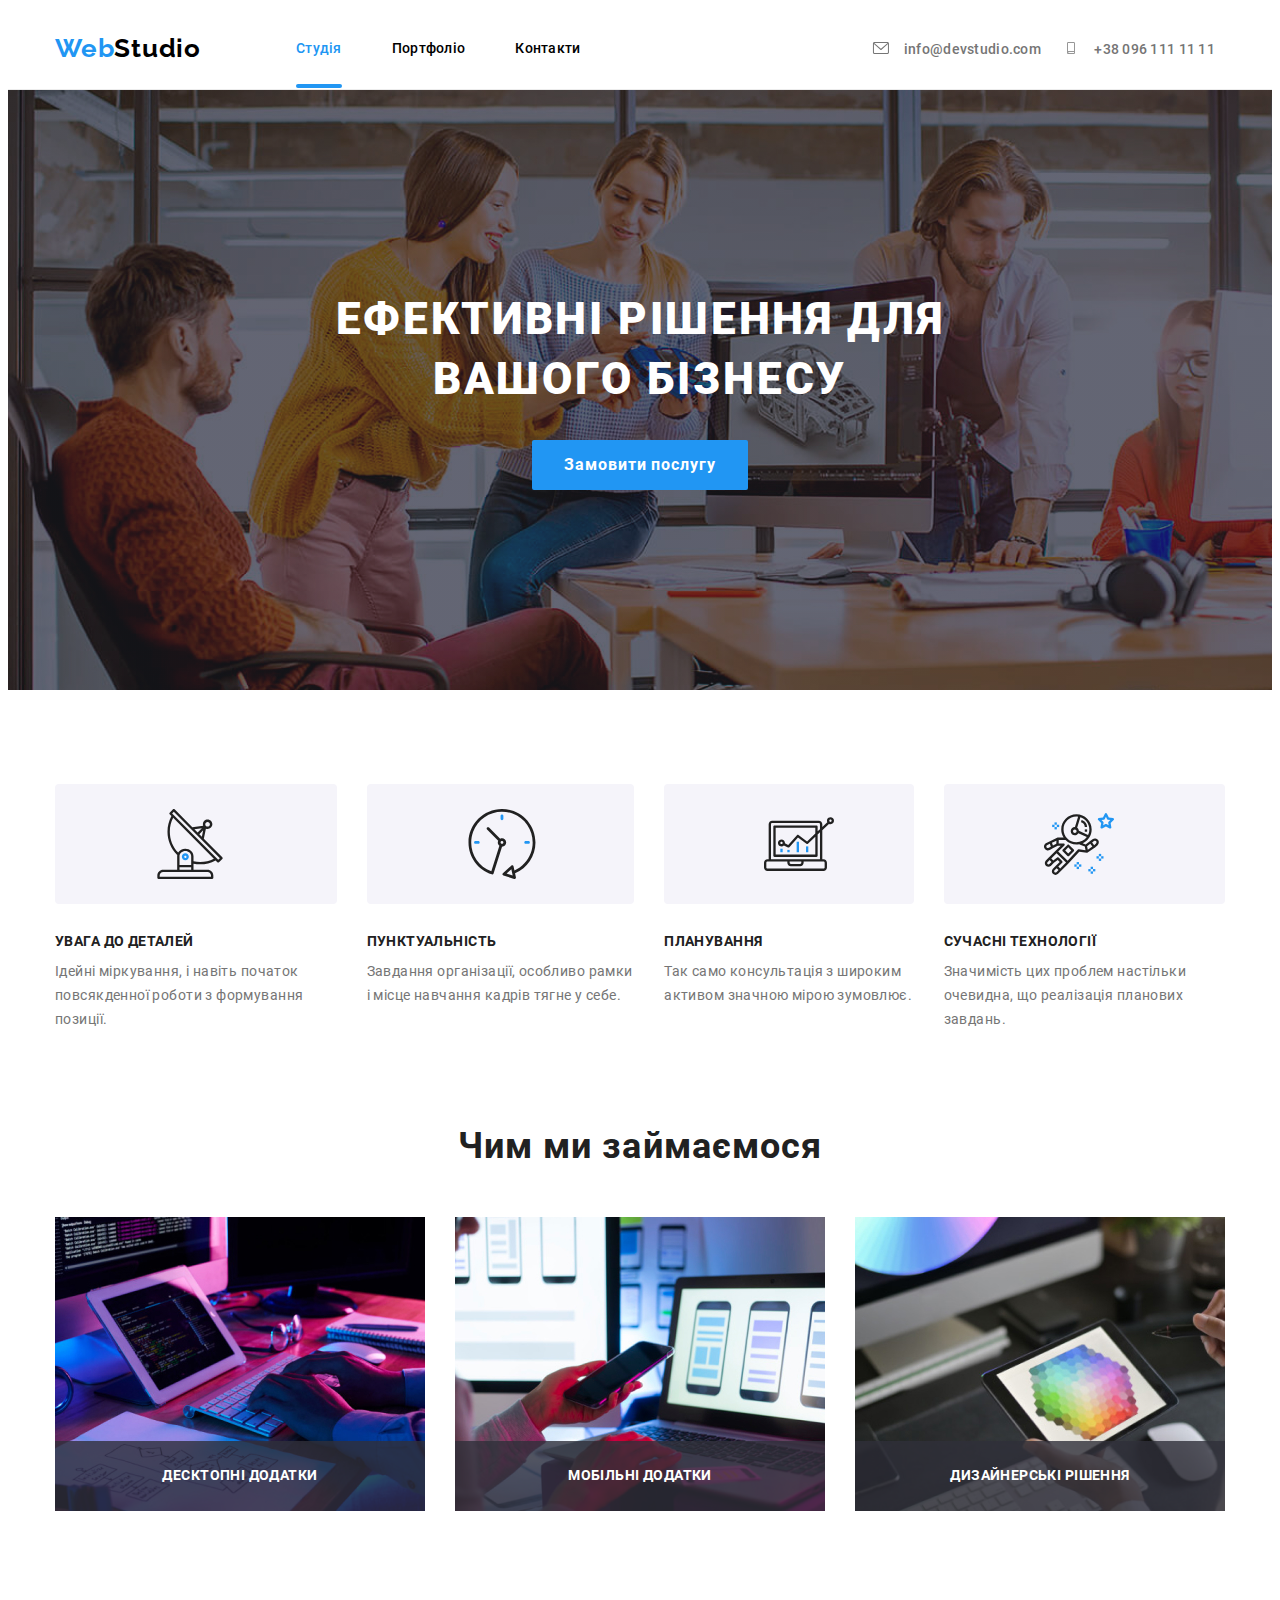
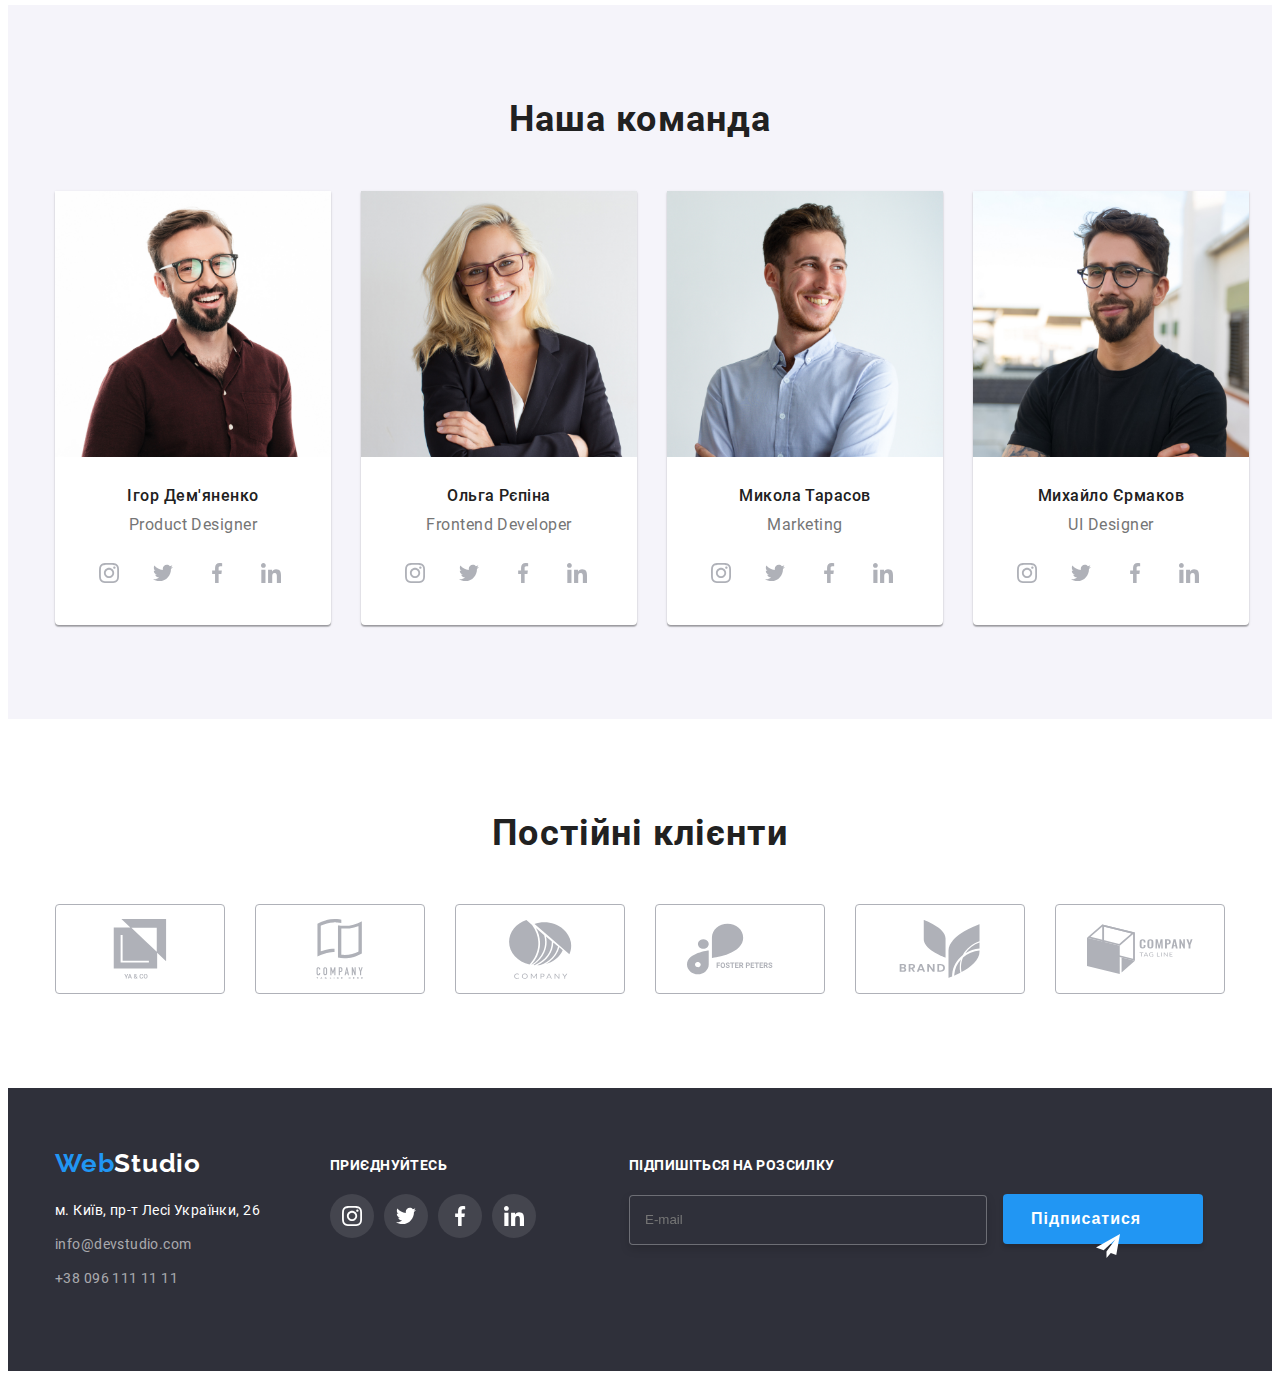
<file: index.html>
<!DOCTYPE html>
<html lang="en">
<head>
    <meta charset="UTF-8">
    <meta http-equiv="X-UA-Compatible" content="IE=edge">
    <meta name="viewport" content="width=device-width, initial-scale=1.0">
    <link rel="stylesheet" href="https://cdnjs.cloudflare.com/ajax/libs/modern-normalize/1.1.0/modern-normalize.min.css" integrity="sha512-wpPYUAdjBVSE4KJnH1VR1HeZfpl1ub8YT/NKx4PuQ5NmX2tKuGu6U/JRp5y+Y8XG2tV+wKQpNHVUX03MfMFn9Q==" crossorigin="anonymous" referrerpolicy="no-referrer" />

    
<link rel="stylesheet" href="./css/main.min.css">
<title>WebStudio</title>
</head>
<body>
  <header class="header">
    <div class="container">
      <div class="header__menu"> 
    <nav class="navigation">
      <a class="logo" href="WebStudio"> <span class="logo__basic">Web</span>Studio</a>
        <ul class="navigation__list">
          <li><a href="./index.html" class="navigation__link navigation__link-activ">Студія</a></li>
          <li><a href="./portfolio.html" class="navigation__link">Портфоліо</a></li>
          <li><a href="#" class="navigation__link">Контакти</a></li>
    </ul>
    </nav> 
        <div class="contact"> 
          <ul class="contact__list">
            <li>
              <a href="mailto:info@devstudio.com" class="contact__link"> <svg class="contact__icon"> 
                <use href="./images/svg/icons.svg#icon-envelope">
                </use>
              </svg> info@devstudio.com  </a>
            </li>
            <li>
              <a href="tel:+380961111111" class="contact__link" ><svg class="contact__icon"> 
                <use href="./images/svg/icons.svg#icon-smartphone">
                </use>
              </svg> +38 096 111 11 11</a>   
            </li>
          </ul>    
      </div>
      </div>
  </div>
  </header>
  <main>
    <section class="section-aside">
      <div class="container">
      <div class="modal-box">
        <h1 class="modal-box__title">Ефективні рішення для вашого бізнесу</h1>
        <button type="button" class="button" data-modal-open>Замовити послугу</button>   
      </div>
      </div>
      </section>
    <section class="section">
      <div class="container"> 
        <ul class="aside">
          <li class="aside__link">
            <div class="aside__img">
              <svg class="aside__icon" width="70" height="70"> 
                <use href="./images/svg/icons.svg#icon-antenna">
                </use>
              </svg>
            </div>
                <div class="aside__info">
  <h3 class="aside__title">УВАГА ДО ДЕТАЛЕЙ</h3>
  <p class="aside__text">Ідейні міркування, і навіть початок повсякденної роботи з формування позиції.</p>
</div>
          </li>
          <li class="aside__link">
            <div class="aside__img">
              <svg class="aside__icon" width="70" height="70"> 
                <use href="./images/svg/icons.svg#icon-clock">
                </use>
              </svg>
            </div>
                <div class="aside__info">
            <h3 class="aside__title">ПУНКТУАЛЬНІСТЬ</h3>
            <p class="aside__text">Завдання організації, особливо рамки і місце навчання кадрів тягне у себе.</p>
          </div>
          </li>
          <li class="aside__link">
            <div class="aside__img">
              <svg class="aside__icon" width="70" height="70"> 
                <use href="./images/svg/icons.svg#icon-diagram">
                </use>
              </svg>
            </div>
                <div class="aside__info">
            <h3 class="aside__title">ПЛАНУВАННЯ</h3>
            <p class="aside__text">Так само консультація з широким активом значною мірою зумовлює.</p>
          </div>
          </li>
          <li class="aside__link">
            <div class="aside__img">
              <svg class="aside__icon" width="70" height="70"> 
                <use href="./images/svg/icons.svg#icon-astronaut">
                </use>
              </svg>
            </div>
                <div class="aside__info">
            <h3 class="aside__title">СУЧАСНІ ТЕХНОЛОГІЇ</h3>
            <p class="aside__text">Значимість цих проблем настільки очевидна, що реалізація планових завдань.</p> 
          </div>
          </li>
        </ul>
    </div>
    </section>
    <section class="section">
      <div class="container">
        <h2 class="title">Чим ми займаємося</h2> 
        <ul class="benefits">
          <li class="benefits__link">
            <img src="./images/box1.jpg" alt="Руки на клавіатурі" width="370">
            <p class="benefits__text">Десктопні додатки</p>
          </li>
          <li class="benefits__link">
            <img src="./images/box2.jpg" alt="Телефон у руці" width="370">
              <p class="benefits__text">Мобільні додатки</p>
          </li>
          <li class="benefits__link">
            <img src="./images/box3.jpg" alt="Планшет у руці" width="370">
               <p class="benefits__text">Дизайнерські рішення</p>
          </li>
        </ul>
    </div>
    </section>
    <section class="section-name">
      <div class="container">
        <h3 class="title-name">Наша команда</h3>
          <ul class="card">
            <li class="card__link">
              <img src="./images/img1.jpg" alt="чоловік у окулярах" width="276">
            <h3 class="card__name">Ігор Дем'яненко</h3>
            <p class="card__post">Product Designer</p>
            <div class="social">
              <ul class="social__list">
                <li class="social__link">
                  <a class="social__item" href="#">
                    <svg class="social__icon" width="20" height="20">
                      <use href="./images/svg/icons.svg#icon-instagram">
                      </use>
                    </svg>
                  </a>
                </li>
                <li class="social__link">
                  <a class="social__item" href="#">
                    <svg width="20" height="20">
                      <use href="./images/svg/icons.svg#icon-twitter">
                      </use>
                    </svg>
                  </a>
                </li>
                <li class="social__link">
                  <a class="social__item" href="#">
                    <svg class="social-icon-subtite" width="20" height="20">
                      <use href="./images/svg/icons.svg#icon-facebook">
                      </use>
                    </svg>
                  </a>
                </li>
                <li class="social__link">
                  <a class="social__item" href="#">
                    <svg class="social-icon-subtite" width="20" height="20">
                      <use href="./images/svg/icons.svg#icon-linkedin">
                      </use>
                    </svg>
                  </a>
                </li>
              </ul>
            </div>
            </li>
            <li class="card__link">
              <img src="./images/img2.jpg" alt="жінка посміхається" width="276">
            <h3 class="card__name">Ольга Рєпіна</h3>
            <p class="card__post">Frontend Developer</p>
            <div class="social">
              <ul class="social__list">
                <li class="social__link">
                  <a class="social__item" href="#">
                    <svg class="social__icon" width="20" height="20">
                      <use href="./images/svg/icons.svg#icon-instagram">
                      </use>
                    </svg>
                  </a>
                </li>
                <li class="social__link">
                  <a class="social__item" href="#">
                    <svg width="20" height="20">
                      <use href="./images/svg/icons.svg#icon-twitter">
                      </use>
                    </svg>
                  </a>
                </li>
                <li class="social__link">
                  <a class="social__item" href="#">
                    <svg class="social-icon-subtite" width="20" height="20">
                      <use href="./images/svg/icons.svg#icon-facebook">
                      </use>
                    </svg>
                  </a>
                </li>
                <li class="social__link">
                  <a class="social__item" href="#">
                    <svg class="social-icon-subtite" width="20" height="20">
                      <use href="./images/svg/icons.svg#icon-linkedin">
                      </use>
                    </svg>
                  </a>
                </li>
              </ul>
            </div>
            </li>
            <li class="card__link">
              <img src="./images/img3.jpg" alt="чоловік дивиться в бік" width="276">
            <h3 class="card__name">Микола Тарасов</h3>
            <p class="card__post">Marketing</p>
            <div class="social">
              <ul class="social__list">
                <li class="social__link">
                  <a class="social__item" href="#">
                    <svg class="social__icon" width="20" height="20">
                      <use href="./images/svg/icons.svg#icon-instagram">
                      </use>
                    </svg>
                  </a>
                </li>
                <li class="social__link">
                  <a class="social__item" href="#">
                    <svg width="20" height="20">
                      <use href="./images/svg/icons.svg#icon-twitter">
                      </use>
                    </svg>
                  </a>
                </li>
                <li class="social__link">
                  <a class="social__item" href="#">
                    <svg class="social-icon-subtite" width="20" height="20">
                      <use href="./images/svg/icons.svg#icon-facebook">
                      </use>
                    </svg>
                  </a>
                </li>
                <li class="social__link">
                  <a class="social__item" href="#">
                    <svg class="social-icon-subtite" width="20" height="20">
                      <use href="./images/svg/icons.svg#icon-linkedin">
                      </use>
                    </svg>
                  </a>
                </li>
              </ul>
            </div>
            </li>
            <li class="card__link">
              <img src="./images/img4.jpg" alt="чоловік в окулярах і с бородой" width="276">
            <h3 class="card__name">Михайло Єрмаков</h3>
            <p class="card__post">UI Designer</p>
            <div class="social">
              <ul class="social__list">
                <li class="social__link">
                  <a class="social__item" href="#">
                    <svg class="social__icon" width="20" height="20">
                      <use href="./images/svg/icons.svg#icon-instagram">
                      </use>
                    </svg>
                  </a>
                </li>
                <li class="social__link">
                  <a class="social__item" href="#">
                    <svg width="20" height="20">
                      <use href="./images/svg/icons.svg#icon-twitter">
                      </use>
                    </svg>
                  </a>
                </li>
                <li class="social__link">
                  <a class="social__item" href="#">
                    <svg class="social-icon-subtite" width="20" height="20">
                      <use href="./images/svg/icons.svg#icon-facebook">
                      </use>
                    </svg>
                  </a>
                </li>
                <li class="social__link">
                  <a class="social__item" href="#">
                    <svg class="social-icon-subtite" width="20" height="20">
                      <use href="./images/svg/icons.svg#icon-linkedin">
                      </use>
                    </svg>
                  </a>
                </li>
              </ul>
            </div>
            </li>
          </ul>  
        </div>
    </section>
    <section class="section">
      <div class="container">
        <h3 class="title-client">Постійні клієнти</h3>
        
          <ul class="client">
            <li class="client__link">
              <a class="client__item" href="#">
                <svg width="106" height="60">
                  <use href="./images/svg/icons.svg#icon-group1">
                  </use>
                </svg>
              </a>
            </li>
            <li class="client__link">
              <a class="client__item" href="#">
                <svg width="106" height="60">
                  <use href="./images/svg/icons.svg#icon-group2">
                  </use>
                </svg>
              </a>
            </li>
            <li class="client__link">
              <a class="client__item" href="#">
                <svg width="106" height="60">
                  <use href="./images/svg/icons.svg#icon-group3">
                  </use>
                </svg>
              </a>
            </li>
            <li class="client__link">
              <a class="client__item" href="#">
                <svg width="106" height="60">
                  <use href="./images/svg/icons.svg#icon-group4">
                  </use>
                </svg>
              </a>
            </li>
            <li class="client__link">
              <a class="client__item" href="#">
                <svg width="106" height="60">
                  <use href="./images/svg/icons.svg#icon-group5">
                  </use>
                </svg>
              </a>
            </li>
            <li class="client__link">
              <a class="client__item" href="#">
                <svg width="106" height="60">
                  <use href="./images/svg/icons.svg#icon-group6">
                  </use>
                </svg>
              </a>
            </li>
          </ul>
    
      </div>
    </section>
  </main>
  <footer class="footer">
    <div class="container">
      <div class="footer__box">
        <div class="footer__adres">
          <a class="logo__footer" href="WebStudio"> <span class="logo__basic">Web</span>Studio</a>
       
        <div class="adres">
          <address class="adres__blok">
            м. Київ, пр-т Лесі Українки, 26
          </address> 
          <address>
      <ul class="adres__list">
              <li class="adres__link"><a href="mailto:info@devstudio.com" class="addres">info@devstudio.com </a></li>
              <li class="adres__link"><a href="tel:+380961111111" class="addres">+38 096 111 11 11</a></li>
            </ul>
          </address>
        </div>
      </div>
      
        <div class="social-blok">
          <h3 class="footer-title"> приєднуйтесь </h3>
          <div class="footer-social">
            <ul class="footer-social__list">
              <li class="footer-social__link">
                <a class="footer-social__icon" href="#">
                  <svg  width="20" height="20">
                    <use href="./images/svg/icons.svg#icon-instagram">
                    </use>
                  </svg>
                </a>
              </li>
              <li class="footer-social__link">
                <a class="footer-social__icon" href="#">
                  <svg  width="20" height="20">
                    <use href="./images/svg/icons.svg#icon-twitter">
                    </use>
                  </svg>
                </a>
              </li>
              <li class="footer-social__link">
                <a class="footer-social__icon" href="#">
                  <svg  width="20" height="20">
                    <use href="./images/svg/icons.svg#icon-facebook">
                    </use>
                  </svg>
                </a>
              </li>
              <li class="footer-social__link">
                <a class="footer-social__icon" href="#">
                  <svg  width="20" height="20">
                    <use href="./images/svg/icons.svg#icon-linkedin">
                    </use>
                  </svg>
                </a>
              </li>
            </ul>
          </div>
          
        </div>
        <div class="email">
          <h3 class="footer-title">Підпишіться на розсилку</h3>
          <div class="email__box">
            <form action="send-mail">
            <input class="email__input"
             id="mail"
              type="email"
               name="email"
               placeholder="E-mail"
               required>
            <button type="submit" class="button-email">Підписатися
              <svg class="button-email__icon" width="24" height="24">
                <use href="./images/svg/icons.svg#icon-send" ></use>
              </svg>
            </button>
          </form>
          </div>
          
        </div>
      </div>
  </div>
  </footer>
  <div class="backdrop is-hidden" data-modal>
    <div class="modal">
      <div class="modal__container">
<button type="button" data-modal-close class="cross">
  <svg class="cross__button" width="12" height="12">
    <use href="./images/svg/icons.svg#icon-Vector" ></use>
  </svg>
</button>
<h2 class="modal__title">Залиште свої дані, ми вам передзвонимо</h2>
<form name="contact-form" autocomplete="on">
  <label class="form-field-label" for="name">Ім'я</label>
  <div class="form-field">
    <input class="form-field__input" 
    id="name" 
    type="text" 
    name="name"
    required>
    <svg class="form-field__icon" width="18" height="18">
      <use href="./images/svg/icons.svg#icon-person" ></use>
    </svg>
  </div>
 

  <label class="form-field-label" for="tel">Телефон</label>
    <div class="form-field">
      <input class="form-field__input" id="tel" type="tel" name="tel">
      <svg class="form-field__icon" width="18" height="18">
      <use href="./images/svg/icons.svg#icon-phone" ></use>
    </svg>
  </div>

  <label class="form-field-label" for="email">Пошта</label>
  <div class="form-field">
  <input class="form-field__input" id="email" type="email" name="email">
  <svg class="form-field__icon" width="18" height="18">
    <use href="./images/svg/icons.svg#icon-email" ></use>
  </svg>
</div>
  <label class="form-field-label" for="coment">Коментар</label>
  <textarea class="form-field-textarea"
  name="coment" 
  id="coment" 
  placeholder="Введіть текст" ></textarea>

  <div class="checkbox">
    <input class="checkbox__form"
    id="checkbox" 
    type="checkbox" 
    name="checkbox">
    <svg class="checkbox__icon" width="18" height="18">
      <use href="./images/svg/icons.svg#icon-check" ></use>
    </svg>
    <label class="checkbox__label" for="checkbox">Погоджуюся з розсилкою та приймаю <a class="checkbox__text" href="#">Умови договору</a>  </label>
  </div>

  <button type="submit" class="button-modal">Відправити</button>
</form>
</div>
    </div>
  </div>
  <script src="./js/modal.js"></script>
</body>
</html>
</file>
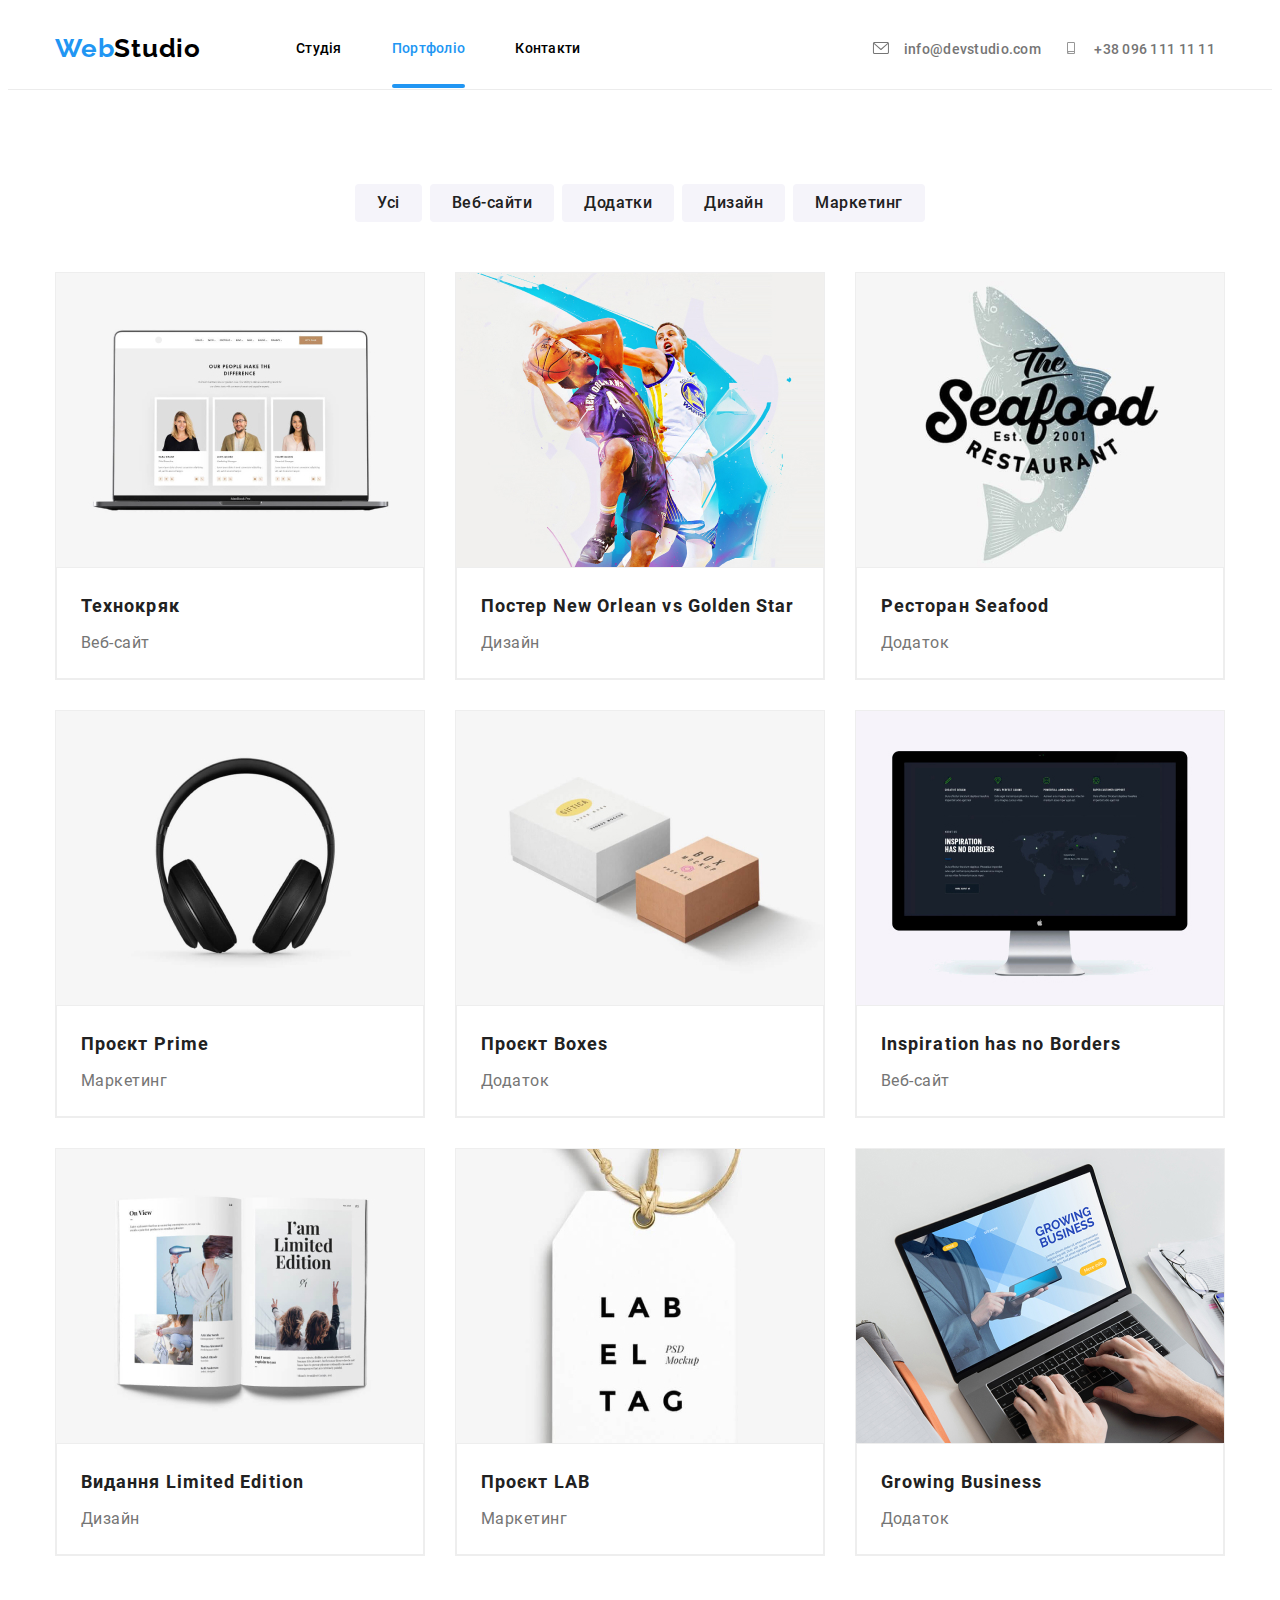
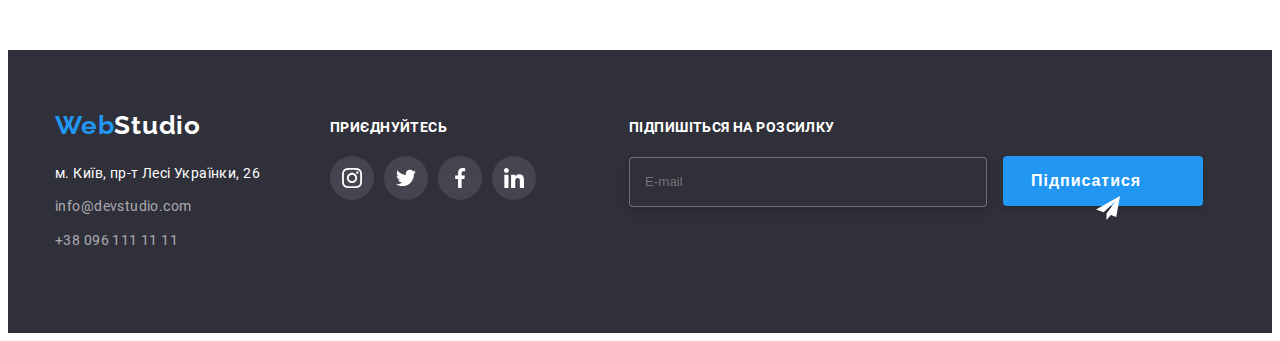
<file: portfolio.html>
<!DOCTYPE html>
<html lang="en">
<head>
  <meta charset="UTF-8">
  <meta http-equiv="X-UA-Compatible" content="IE=edge">
  <meta name="viewport" content="width=device-width, initial-scale=1.0">
  <link rel="stylesheet" href="https://cdnjs.cloudflare.com/ajax/libs/modern-normalize/1.1.0/modern-normalize.min.css" integrity="sha512-wpPYUAdjBVSE4KJnH1VR1HeZfpl1ub8YT/NKx4PuQ5NmX2tKuGu6U/JRp5y+Y8XG2tV+wKQpNHVUX03MfMFn9Q==" crossorigin="anonymous" referrerpolicy="no-referrer" />
  <link rel="stylesheet" href="./css/main.min.css">
 
  <title>WebStudio</title>
</head>
<body>
  <header class="header">
    <div class="container">
      <div class="header__menu"> 
    <nav class="navigation">
      <a class="logo" href="WebStudio"> <span class="logo__basic">Web</span>Studio</a>
        <ul class="navigation__list">
          <li><a href="./index.html" class="navigation__link">Студія</a></li>
          <li><a href="./portfolio.html" class="navigation__link navigation__link-activ">Портфоліо</a></li>
          <li><a href="#" class="navigation__link">Контакти</a></li>
    </ul>
    </nav>
    <div class="contact"> 
      <ul class="contact__list">
        <li>
          <a href="mailto:info@devstudio.com" class="contact__link"> <svg class="contact__icon"> 
            <use href="./images/svg/icons.svg#icon-envelope">
            </use>
          </svg> info@devstudio.com  </a>
        </li>
        <li>
          <a href="tel:+380961111111" class="contact__link" ><svg class="contact__icon"> 
            <use href="./images/svg/icons.svg#icon-smartphone">
            </use>
          </svg> +38 096 111 11 11</a>   
        </li>
      </ul>    
  </div>
      </div>
      </div>
  </header>
  <main>
    <section class="section-portfolio"> 
      <div class="container">
      <ul class="button-list">
        <li>
          <button type="button" class="button-link">Усі</button>
        </li>
        <li>
          <button type="button" class="button-link">Веб-сайти</button>
        </li>
      <li>
        <button type="button" class="button-link">Додатки</button>
      </li>
      <Li>
        <button type="button" class="button-link">Дизайн</button>
      </Li>
      <li>
      <button type="button" class="button-link">Маркетинг</button>
        </li>
      </ul> 
    
        <ul class="portfolio-card">
          <li class="portfolio-card__link"> 
            <div class="portfolio-card__img">
              <img  src="./images/port1.jpg" alt="дві жінки і чоловік на моніторі ноутбука" width="370">            
              <div class="list-overlay">
                <p class="list-overlay__text"> Ресурс пропонує комплексні пропозиції з різним рівнем функціоналу та сервісів. Все це дозволить відвідувачу отримати вичерпні відомості про компанію чи приватну особу.
                </p>
              </div>
            </div>
              
            <div class="description"> 
            <h3 class="description__title">Технокряк</h3>
            <p class="description__text">Веб-сайт</p>
            </div>
          </li>
          <li class="portfolio-card__link"> 
            <div class="portfolio-card__img">
            <img src="./images/port2.jpg" alt="два чоловіка грають в баскетбол" width="370">
            <div class="list-overlay">
              <p class="list-overlay__text"> Ресурс пропонує комплексні пропозиції з різним рівнем функціоналу та сервісів. Все це дозволить відвідувачу отримати вичерпні відомості про компанію чи приватну особу.
              </p>
            </div>
            </div>
            <div class="description"> 
            <h3 class="description__title">Постер New Orlean vs Golden Star</h3>
            <p class="description__text">Дизайн</p>
            </div>
          </li>
          <li class="portfolio-card__link"> 
            <div class="portfolio-card__img">
            <img src="./images/port3.jpg" alt="риба за написом" width="370">
            <div class="list-overlay">
              <p class="list-overlay__text"> Ресурс пропонує комплексні пропозиції з різним рівнем функціоналу та сервісів. Все це дозволить відвідувачу отримати вичерпні відомості про компанію чи приватну особу.
              </p>
            </div>
            </div>
            <div class="description">
             <h3 class="description__title">Ресторан Seafood</h3>
            <p class="description__text">Додаток</p>
            </div>
          </li>
          <li class="portfolio-card__link"> 
            <div class="portfolio-card__img">
            <img src="./images/port4.jpg" alt="навушники" width="370">
            <div class="list-overlay">
              <p class="list-overlay__text"> Ресурс пропонує комплексні пропозиції з різним рівнем функціоналу та сервісів. Все це дозволить відвідувачу отримати вичерпні відомості про компанію чи приватну особу.
              </p>
               </div>
             </div>
            <div class="description"> 
            <h3 class="description__title">Проєкт Prime</h3>
            <p class="description__text">Маркетинг</p>
            </div>
          </li> 
          <li class="portfolio-card__link"> 
            <div class="portfolio-card__img">
            <img src="./images/port5.jpg" alt="біла та рожева коробка" width="370">
            <div class="list-overlay">
              <p class="list-overlay__text"> Ресурс пропонує комплексні пропозиції з різним рівнем функціоналу та сервісів. Все це дозволить відвідувачу отримати вичерпні відомості про компанію чи приватну особу.
              </p>
               </div>
              </div>
            <div class="description"> 
            <h3 class="description__title">Проєкт Boxes</h3>
            <p class="description__text">Додаток</p>
            </div>
          </li> 
          <li class="portfolio-card__link"> 
            <div class="portfolio-card__img">
            <img src="./images/port6.jpg" alt="монітор" width="370">
            <div class="list-overlay">
              <p class="list-overlay__text"> Ресурс пропонує комплексні пропозиції з різним рівнем функціоналу та сервісів. Все це дозволить відвідувачу отримати вичерпні відомості про компанію чи приватну особу.
              </p>
               </div>
             </div>
            <div class="description"> 
            <h3 class="description__title">Inspiration has no Borders</h3>
            <p class="description__text">Веб-сайт</p>
           </div>
          </li>
          <li class="portfolio-card__link"> 
            <div class="portfolio-card__img">
            <img src="./images/port7.jpg" alt="відкритий журнал" width="370">
            <div class="list-overlay">
              <p class="list-overlay__text"> Ресурс пропонує комплексні пропозиції з різним рівнем функціоналу та сервісів. Все це дозволить відвідувачу отримати вичерпні відомості про компанію чи приватну особу.
              </p>
               </div>
          </div>
            <div class="description"> 
            <h3 class="description__title">Видання Limited Edition</h3>
            <p class="description__text">Дизайн</p>
          </div>
          </li>
          <li class="portfolio-card__link"> 
            <div class="portfolio-card__img">
            <img src="./images/port8.jpg" alt="біла бірка с чорними літерами" width="370">
            <div class="list-overlay">
              <p class="list-overlay__text"> Ресурс пропонує комплексні пропозиції з різним рівнем функціоналу та сервісів. Все це дозволить відвідувачу отримати вичерпні відомості про компанію чи приватну особу.
              </p>
               </div>
          </div>
            <div class="description"> 
            <h3 class="description__title">Проєкт LAB</h3>
            <p class="description__text">Маркетинг</p>
          </div>
          </li> 
          <li class="portfolio-card__link"> 
            <div class="portfolio-card__img">
            <img src="./images/port9.jpg" alt="руки на клавіатурі" width="370">
            <div class="list-overlay">
              <p class="list-overlay__text"> Ресурс пропонує комплексні пропозиції з різним рівнем функціоналу та сервісів. Все це дозволить відвідувачу отримати вичерпні відомості про компанію чи приватну особу.
              </p>
               </div>
          </div>
            <div class="description"> 
            <h3 class="description__title">Growing Business</h3>
            <p class="description__text">Додаток</p>
          </div>
          </li>
        </ul> 
    </div>
    </section>
  </main>
  <footer class="footer">
    <div class="container">
      <div class="footer__box">
        <div class="footer__adres">
          <a class="logo__footer" href="WebStudio"> <span class="logo__basic">Web</span>Studio</a>
       
        <div class="adres">
          <address class="adres__blok">
            м. Київ, пр-т Лесі Українки, 26
          </address> 
          <address>
      <ul class="adres__list">
              <li class="adres__link"><a href="mailto:info@devstudio.com" class="addres">info@devstudio.com </a></li>
              <li class="adres__link"><a href="tel:+380961111111" class="addres">+38 096 111 11 11</a></li>
            </ul>
          </address>
        </div>
      </div>
      
        <div class="social-blok">
          <h3 class="footer-title"> приєднуйтесь </h3>
          <div class="footer-social">
            <ul class="footer-social__list">
              <li class="footer-social__link">
                <a class="footer-social__icon" href="#">
                  <svg  width="20" height="20">
                    <use href="./images/svg/icons.svg#icon-instagram">
                    </use>
                  </svg>
                </a>
              </li>
              <li class="footer-social__link">
                <a class="footer-social__icon" href="#">
                  <svg  width="20" height="20">
                    <use href="./images/svg/icons.svg#icon-twitter">
                    </use>
                  </svg>
                </a>
              </li>
              <li class="footer-social__link">
                <a class="footer-social__icon" href="#">
                  <svg  width="20" height="20">
                    <use href="./images/svg/icons.svg#icon-facebook">
                    </use>
                  </svg>
                </a>
              </li>
              <li class="footer-social__link">
                <a class="footer-social__icon" href="#">
                  <svg  width="20" height="20">
                    <use href="./images/svg/icons.svg#icon-linkedin">
                    </use>
                  </svg>
                </a>
              </li>
            </ul>
          </div>
          
        </div>
        <div class="email">
          <h3 class="footer-title">Підпишіться на розсилку</h3>
          <div class="email__box">
            <form action="send-mail">
            <input class="email__input"
             id="email"
              type="email"
               name="email"
               placeholder="E-mail"
               required>
            <button type="submit" class="button-email">Підписатися
              <svg class="button-email__icon" width="24" height="24">
                <use href="./images/svg/icons.svg#icon-send" ></use>
              </svg>
            </button>
          </form>
          </div>
          
        </div>
      </div>
  </div>
  </footer>
</body>
</html>
</file>
<file: css/main.min.css>
@font-face{font-family:"Raleway";font-style:normal;font-weight:700;src:url("../fonts/raleway-v28-latin_cyrillic-700.eot");src:local(""),url("../fonts/raleway-v28-latin_cyrillic-700.eot?#iefix") format("embedded-opentype"),url("../fonts/raleway-v28-latin_cyrillic-700.woff2") format("woff2"),url("../fonts/raleway-v28-latin_cyrillic-700.woff") format("woff"),url("../fonts/raleway-v28-latin_cyrillic-700.ttf") format("truetype"),url("../fonts/raleway-v28-latin_cyrillic-700.svg#Raleway") format("svg")}@font-face{font-family:"Roboto";font-style:normal;font-weight:400;src:url("../fonts/roboto-v30-latin_cyrillic-regular.eot");src:local(""),url("../fonts/roboto-v30-latin_cyrillic-regular.eot?#iefix") format("embedded-opentype"),url("../fonts/roboto-v30-latin_cyrillic-regular.woff2") format("woff2"),url("../fonts/roboto-v30-latin_cyrillic-regular.woff") format("woff"),url("../fonts/roboto-v30-latin_cyrillic-regular.ttf") format("truetype"),url("../fonts/roboto-v30-latin_cyrillic-regular.svg#Roboto") format("svg")}@font-face{font-family:"Roboto";font-style:normal;font-weight:500;src:url("../fonts/roboto-v30-latin_cyrillic-500.eot");src:local(""),url("../fonts/roboto-v30-latin_cyrillic-500.eot?#iefix") format("embedded-opentype"),url("../fonts/roboto-v30-latin_cyrillic-500.woff2") format("woff2"),url("../fonts/roboto-v30-latin_cyrillic-500.woff") format("woff"),url("../fonts/roboto-v30-latin_cyrillic-500.ttf") format("truetype"),url("../fonts/roboto-v30-latin_cyrillic-500.svg#Roboto") format("svg")}@font-face{font-family:"Roboto";font-style:normal;font-weight:700;src:url("../fonts/roboto-v30-latin_cyrillic-700.eot");src:local(""),url("../fonts/roboto-v30-latin_cyrillic-700.eot?#iefix") format("embedded-opentype"),url("../fonts/roboto-v30-latin_cyrillic-700.woff2") format("woff2"),url("../fonts/roboto-v30-latin_cyrillic-700.woff") format("woff"),url("../fonts/roboto-v30-latin_cyrillic-700.ttf") format("truetype"),url("../fonts/roboto-v30-latin_cyrillic-700.svg#Roboto") format("svg")}@font-face{font-family:"Roboto";font-style:normal;font-weight:900;src:url("../fonts/roboto-v30-latin_cyrillic-900.eot");src:local(""),url("../fonts/roboto-v30-latin_cyrillic-900.eot?#iefix") format("embedded-opentype"),url("../fonts/roboto-v30-latin_cyrillic-900.woff2") format("woff2"),url("../fonts/roboto-v30-latin_cyrillic-900.woff") format("woff"),url("../fonts/roboto-v30-latin_cyrillic-900.ttf") format("truetype"),url("../fonts/roboto-v30-latin_cyrillic-900.svg#Roboto") format("svg")}:root{--color-button: #FFF;--color-logo: #2196F3;--color-title: #212121;--color-icon: #AFB1B8;--color-ligt: #757575}*{-webkit-box-sizing:border-box;box-sizing:border-box}body{font-family:"Roboto";color:#000}img{display:block;height:auto;font-style:normal}address{font-style:normal}.section{padding-bottom:94px}textarea{resize:none}h1,h2,h3,p{margin:0}ul{list-style:none;padding-left:0;margin:0}a{text-decoration:none;color:inherit}.logo{font-family:"Raleway";font-size:26px;line-height:1.2;letter-spacing:.03em;text-decoration:none}.logo__basic{color:var(--color-logo)}.logo__footer{font-family:"Raleway";font-size:26px;line-height:1.2;letter-spacing:.03em;color:var(--color-button);text-decoration:none}.button{background:var(--color-logo);color:var(--color-button);cursor:pointer;font-family:"Roboto";font-style:normal;font-size:16px;line-height:1.87;letter-spacing:.06em;font-family:"Roboto";font-weight:700;border-radius:4px;display:block;-webkit-box-align:center;-ms-flex-align:center;align-items:center;text-align:center;border:0px;border-radius:2px;padding:10px 32px;margin-left:auto;margin-right:auto}.button-link{color:var(--color-title);font-family:"Roboto";font-style:normal;background:#f5f4fa;cursor:pointer;font-weight:500;font-size:16px;line-height:1.62;text-align:center;letter-spacing:.03em;border:0;border-radius:4px;padding-top:6px;padding-bottom:6px;padding-left:22px;padding-right:22px;-webkit-transition:color 250ms cubic-bezier(0.4, 0, 0.2, 1),background 250ms cubic-bezier(0.4, 0, 0.2, 1),-webkit-box-shadow 250ms cubic-bezier(0.4, 0, 0.2, 1);transition:color 250ms cubic-bezier(0.4, 0, 0.2, 1),background 250ms cubic-bezier(0.4, 0, 0.2, 1),-webkit-box-shadow 250ms cubic-bezier(0.4, 0, 0.2, 1);transition:color 250ms cubic-bezier(0.4, 0, 0.2, 1),background 250ms cubic-bezier(0.4, 0, 0.2, 1),box-shadow 250ms cubic-bezier(0.4, 0, 0.2, 1);transition:color 250ms cubic-bezier(0.4, 0, 0.2, 1),background 250ms cubic-bezier(0.4, 0, 0.2, 1),box-shadow 250ms cubic-bezier(0.4, 0, 0.2, 1),-webkit-box-shadow 250ms cubic-bezier(0.4, 0, 0.2, 1)}.button-link:hover,.button-link:focus{color:var(--color-button);background:var(--color-logo);-webkit-box-shadow:0px 3px 1px rgba(0,0,0,.1),0px 1px 2px rgba(0,0,0,.08),0px 2px 2px rgba(0,0,0,.12);box-shadow:0px 3px 1px rgba(0,0,0,.1),0px 1px 2px rgba(0,0,0,.08),0px 2px 2px rgba(0,0,0,.12)}.cross{position:absolute;right:0;top:0;width:30px;height:30px;background:none;border-radius:50%;margin-top:8px;margin-right:8px;border:1px solid rgba(0,0,0,.1);-webkit-transition:fill 250ms cubic-bezier(0.4, 0, 0.2, 1);transition:fill 250ms cubic-bezier(0.4, 0, 0.2, 1)}.cross:hover,.cross:focus{fill:var(--color-logo)}.cross__button{display:block;width:100%}.button-modal{background:var(--color-logo);color:var(--color-button);cursor:pointer;font-size:16px;line-height:1.87;letter-spacing:.06em;font-family:"Roboto";font-weight:700;border-radius:4px;display:block;-webkit-box-align:center;-ms-flex-align:center;align-items:center;text-align:center;border:0px;border-radius:2px;padding:10px 52px;margin-left:auto;margin-right:auto;-webkit-transition:-webkit-box-shadow 250ms cubic-bezier(0.4, 0, 0.2, 1);transition:-webkit-box-shadow 250ms cubic-bezier(0.4, 0, 0.2, 1);transition:box-shadow 250ms cubic-bezier(0.4, 0, 0.2, 1);transition:box-shadow 250ms cubic-bezier(0.4, 0, 0.2, 1), -webkit-box-shadow 250ms cubic-bezier(0.4, 0, 0.2, 1)}.button-modal:hover,.button-modal:focus{-webkit-box-shadow:0px 4px 4px rgba(0,0,0,.15);box-shadow:0px 4px 4px rgba(0,0,0,.15)}.button-email{position:relative;margin-left:12px;width:200px;padding:10px 62px 10px 28px;font-weight:700;font-size:16px;line-height:1.87;-webkit-box-align:center;-ms-flex-align:center;align-items:center;text-align:center;letter-spacing:.06em;color:var(--color-button);background:var(--color-logo);border:none;-webkit-box-shadow:0px 4px 4px rgba(0,0,0,.15);box-shadow:0px 4px 4px rgba(0,0,0,.15);border-radius:4px}.button-email__icon{position:absolute;fill:var(--color-button);margin-left:10px;margin-right:13px;-webkit-box-align:center;-ms-flex-align:center;align-items:center;-webkit-box-pack:center;-ms-flex-pack:center;justify-content:center}.button-list{display:-webkit-box;display:-ms-flexbox;display:flex;gap:8px;margin-bottom:50px;-webkit-box-pack:center;-ms-flex-pack:center;justify-content:center}.backdrop{position:fixed;top:0;left:0;width:100%;height:100%;background:rgba(0,0,0,.2);padding-top:8px;opacity:1;-webkit-transition:opacity 250ms cubic-bezier(0.4, 0, 0.2, 1),visibility 250ms cubic-bezier(0.4, 0, 0.2, 1);transition:opacity 250ms cubic-bezier(0.4, 0, 0.2, 1),visibility 250ms cubic-bezier(0.4, 0, 0.2, 1)}.is-hidden{opacity:0;visibility:hidden;pointer-events:none}.modal{display:-webkit-box;display:-ms-flexbox;display:flex;-webkit-box-align:center;-ms-flex-align:center;align-items:center;-webkit-box-pack:center;-ms-flex-pack:center;justify-content:center;padding:20px 0;height:100%}.modal__container{position:relative;max-width:528px;width:100%;max-height:581px;height:100%;padding:40px;background:var(--color-button);-webkit-box-shadow:0px 1px 3px rgba(0,0,0,.12),0px 1px 1px rgba(0,0,0,.14),0px 2px 1px rgba(0,0,0,.2);box-shadow:0px 1px 3px rgba(0,0,0,.12),0px 1px 1px rgba(0,0,0,.14),0px 2px 1px rgba(0,0,0,.2);border-radius:4px;overflow-y:auto}.modal__title{font-size:20px;line-height:1.15;text-align:center;color:var(--color-title);margin-bottom:15px}.form-field-label{font-size:12px;line-height:1,167;letter-spacing:.01em;color:var(--color-ligt)}.form-field{position:relative;margin-bottom:10px}.form-field__input{height:40px;width:100%;padding:0 12px 0 42px;border:1px solid rgba(33,33,33,.2);border-radius:4px;outline:none;margin-top:4px;-webkit-transition:border-color 250ms cubic-bezier(0.4, 0, 0.2, 1),fill 250ms cubic-bezier(0.4, 0, 0.2, 1);transition:border-color 250ms cubic-bezier(0.4, 0, 0.2, 1),fill 250ms cubic-bezier(0.4, 0, 0.2, 1)}.form-field__input:focus{border-color:var(--color-logo)}.form-field__input:focus-within+.form-field__icon{fill:var(--color-logo)}.form-field__icon{position:absolute;top:50%;left:12px;fill:var(--color-title);-webkit-transform:translateY(-50%);transform:translateY(-50%)}.form-field-textarea{height:120px;width:100%;padding:16px 12px;border:1px solid rgba(33,33,33,.2);border-radius:4px;margin-top:4px;outline:none;-webkit-transition:border-color 250ms cubic-bezier(0.4, 0, 0.2, 1);transition:border-color 250ms cubic-bezier(0.4, 0, 0.2, 1)}.form-field-textarea:focus{border-color:var(--color-logo)}.form-field-textarea::-webkit-input-placeholder{font-size:12px;line-height:1.16;color:rgba(117,117,117,.5)}.form-field-textarea::-moz-placeholder{font-size:12px;line-height:1.16;color:rgba(117,117,117,.5)}.form-field-textarea:-ms-input-placeholder{font-size:12px;line-height:1.16;color:rgba(117,117,117,.5)}.form-field-textarea::-ms-input-placeholder{font-size:12px;line-height:1.16;color:rgba(117,117,117,.5)}.form-field-textarea::placeholder{font-size:12px;line-height:1.16;color:rgba(117,117,117,.5)}.checkbox{font-weight:400;font-size:14px;line-height:1.71;color:var(--color-ligt);padding:20px 10px 30px}.checkbox__form{-webkit-appearance:none;-moz-appearance:none;appearance:none}.checkbox__icon{position:absolute;border:2px solid var(--color-title);border-radius:2px;fill:rgba(0,0,0,0);margin-right:7px}.checkbox__form:checked+.checkbox__icon{background:var(--color-logo);border-color:var(--color-logo);fill:var(--color-button)}.checkbox__text{text-decoration:underline;color:var(--color-logo)}.checkbox__label{padding-left:25px;position:relative}.container{max-width:1200px;padding-left:15px;padding-right:15px;margin:0;margin-left:auto;margin-right:auto}.footer{background:#2f303a}.footer__box{display:-webkit-box;display:-ms-flexbox;display:flex}.footer__adres{display:block;padding-top:60px;margin-bottom:20px}.adres{display:block;margin-top:20px;padding-bottom:60px}.adres__blok{font-style:normal;font-size:14px;line-height:1.71;letter-spacing:.03em;color:var(--color-button);text-decoration:none}.adres__list{font-style:normal;font-size:14px;line-height:1.71;letter-spacing:.03em;color:rgba(255,255,255,.6);text-decoration:none;list-style-type:none;padding:0}.adres__link{margin-top:10px}.social-blok{margin-top:70px;margin-left:70px}.footer-title{display:-webkit-box;display:-ms-flexbox;display:flex;font-size:14px;line-height:1.14;letter-spacing:.03em;text-transform:uppercase;color:var(--color-button)}.footer-social{display:block;padding-top:20px}.footer-social__list{display:-webkit-box;display:-ms-flexbox;display:flex;gap:10px}.footer-social__link{width:44px;height:44px;border-radius:50%;background:rgba(255,255,255,.1);-webkit-transition:background 250ms cubic-bezier(0.4, 0, 0.2, 1);transition:background 250ms cubic-bezier(0.4, 0, 0.2, 1)}.footer-social__link:hover,.footer-social__link:focus{background:var(--color-logo)}.footer-social__icon{display:-webkit-box;display:-ms-flexbox;display:flex;width:100%;height:100%;border-radius:50%;-webkit-box-align:center;-ms-flex-align:center;align-items:center;-webkit-box-pack:center;-ms-flex-pack:center;justify-content:center;fill:var(--color-button)}.email{display:block;margin-left:93px;margin-top:70px}.email__box{display:inline-block;padding-top:20px}.email__input{width:358px;height:50px;border:1px solid rgba(255,255,255,.3);-webkit-filter:drop-shadow(0px 4px 4px rgba(0, 0, 0, 0.15));filter:drop-shadow(0px 4px 4px rgba(0, 0, 0, 0.15));border-radius:4px;background:#2f303a;padding:16px 15px;outline:none;color:var(--color-button)}.header{border-bottom:1px solid #ececec}.header__menu{display:-webkit-box;display:-ms-flexbox;display:flex;-webkit-box-flex:1;-ms-flex-positive:1;flex-grow:1;-webkit-box-align:center;-ms-flex-align:center;align-items:center}.navigation{display:-webkit-box;display:-ms-flexbox;display:flex;-webkit-box-flex:1;-ms-flex-positive:1;flex-grow:1;-webkit-box-align:center;-ms-flex-align:center;align-items:center;padding-top:25px;padding-bottom:25px}.navigation__list{list-style-type:none;display:-webkit-box;display:-ms-flexbox;display:flex;gap:50px;padding-left:95px;font-weight:500;font-size:14px;line-height:1.14;letter-spacing:.02em;text-decoration:none;list-style-type:none;-webkit-transition:color 250ms cubic-bezier(0.4, 0, 0.2, 1);transition:color 250ms cubic-bezier(0.4, 0, 0.2, 1)}.navigation__link{font-weight:500;font-size:14px;line-height:1.14;letter-spacing:.02em;text-decoration:none;list-style-type:none;-webkit-transition:color 250ms cubic-bezier(0.4, 0, 0.2, 1);transition:color 250ms cubic-bezier(0.4, 0, 0.2, 1)}.navigation__link:hover,.navigation__link:focus{color:var(--color-logo);font-weight:500;font-size:14px;line-height:1.14;letter-spacing:.02em;cursor:pointer}.navigation__link-activ{position:relative;padding-bottom:32px;color:var(--color-logo);text-decoration:none;cursor:pointer}.navigation__link-activ::after{content:"";width:100%;height:4px;background:var(--color-logo);border-radius:2px;position:absolute;bottom:0;left:0}.contact{display:-webkit-box;display:-ms-flexbox;display:flex}.contact__list{display:-webkit-box;display:-ms-flexbox;display:flex;height:20px;-webkit-box-align:center;-ms-flex-align:center;align-items:center;-webkit-box-pack:center;-ms-flex-pack:center;justify-content:center;margin-right:10px;fill:var(--color-ligt);cursor:pointer;gap:10px;-webkit-transition:color 250ms cubic-bezier(0.4, 0, 0.2, 1);transition:color 250ms cubic-bezier(0.4, 0, 0.2, 1)}.contact__link{font-weight:500;font-size:14px;line-height:1.14;letter-spacing:.02em;text-decoration:none;color:var(--color-ligt);padding-left:10px;-webkit-transition:color 250ms cubic-bezier(0.4, 0, 0.2, 1);transition:color 250ms cubic-bezier(0.4, 0, 0.2, 1)}.contact__link:hover,.contact__link:focus{color:var(--color-logo);fill:var(--color-logo)}.contact__icon{width:30px;height:12px;fill:currentColor;padding-right:10px;-webkit-transition:fill 250ms cubic-bezier(0.4, 0, 0.2, 1);transition:fill 250ms cubic-bezier(0.4, 0, 0.2, 1)}.section-aside{max-width:1600px;height:600px;margin-left:auto;margin-right:auto;background-image:-webkit-gradient(linear, left top, right top, from(rgba(47, 48, 58, 0.4)), to(rgba(47, 48, 58, 0.4))),url(../images/Imgfon.jpg);background-image:linear-gradient(to right, rgba(47, 48, 58, 0.4), rgba(47, 48, 58, 0.4)),url(../images/Imgfon.jpg);margin-bottom:94px}.modal-box__title{padding-top:200px;font-weight:900;font-size:44px;line-height:1.36;text-align:center;letter-spacing:.06em;text-transform:uppercase;color:var(--color-button);width:700px;margin-left:auto;margin-right:auto;margin-bottom:30px}.aside{display:-webkit-box;display:-ms-flexbox;display:flex;padding:0;gap:30px}.aside__img{height:120px;background-color:#f5f4fa;border-radius:4px;margin-bottom:30px}.aside__icon{position:absolute;margin-left:100px;margin-top:25px}.aside__title{font-size:14px;line-height:1.14;letter-spacing:.03em;text-transform:uppercase;color:var(--color-title);padding-bottom:10px}.aside__text{font-family:"Roboto";font-size:14px;line-height:1.7;letter-spacing:.03em;color:var(--color-ligt)}.benefits{list-style-type:none;display:-webkit-box;display:-ms-flexbox;display:flex;-webkit-box-pack:justify;-ms-flex-pack:justify;justify-content:space-between;padding:0;gap:30px}.benefits__link{position:relative}.benefits__text{height:70px;width:370px;background:rgba(47,48,58,.8);position:absolute;bottom:0;font-weight:700;font-size:14px;line-height:1.14;text-align:center;letter-spacing:.03em;color:var(--color-button);text-transform:uppercase;padding-top:27px}.title{font-size:36px;line-height:1.16;text-align:center;letter-spacing:.03em;color:var(--color-title);margin-bottom:50px}.section-name{padding-bottom:94px;background:#f5f4fa}.title-name{font-size:36px;line-height:1.16;text-align:center;letter-spacing:.03em;color:var(--color-title);margin-bottom:50px;padding-top:94px}.card{list-style-type:none;display:-webkit-box;display:-ms-flexbox;display:flex;-webkit-box-pack:justify;-ms-flex-pack:justify;justify-content:space-between;padding:0;gap:30px}.card__link{background:var(--color-button);-webkit-box-shadow:0px 1px 3px rgba(0,0,0,.12),0px 1px 1px rgba(0,0,0,.14),0px 2px 1px rgba(0,0,0,.2);box-shadow:0px 1px 3px rgba(0,0,0,.12),0px 1px 1px rgba(0,0,0,.14),0px 2px 1px rgba(0,0,0,.2);border-radius:0px 0px 4px 4px}.card__name{font-family:"Roboto";font-style:normal;font-weight:500;font-size:16px;line-height:1.18;text-align:center;letter-spacing:.03em;color:var(--color-title);padding-top:30px}.card__post{font-size:16px;line-height:1.18;text-align:center;letter-spacing:.03em;color:var(--color-ligt);padding-top:10px}.social{display:block;padding-top:16px;padding-left:32px;padding-right:32px}.social__list{padding-bottom:30px;display:-webkit-box;display:-ms-flexbox;display:flex;gap:10px}.social__link{width:44px;height:44px;border:none}.social__item{display:-webkit-box;display:-ms-flexbox;display:flex;width:100%;height:100%;border-radius:50%;-webkit-box-align:center;-ms-flex-align:center;align-items:center;-webkit-box-pack:center;-ms-flex-pack:center;justify-content:center;fill:var(--color-icon);-webkit-transition:fill 250ms cubic-bezier(0.4, 0, 0.2, 1),background 250ms cubic-bezier(0.4, 0, 0.2, 1);transition:fill 250ms cubic-bezier(0.4, 0, 0.2, 1),background 250ms cubic-bezier(0.4, 0, 0.2, 1)}.social__item:hover,.social__item:focus{border-radius:50%;background:var(--color-logo);fill:var(--color-button)}.title-client{font-size:36px;line-height:1.16;text-align:center;letter-spacing:.03em;color:var(--color-title);margin-bottom:50px;padding-top:94px}.client{display:-webkit-box;display:-ms-flexbox;display:flex;-webkit-box-align:center;-ms-flex-align:center;align-items:center;gap:30px}.client__item{display:-webkit-box;display:-ms-flexbox;display:flex;width:100%;height:100%;-webkit-box-align:center;-ms-flex-align:center;align-items:center;-webkit-box-pack:center;-ms-flex-pack:center;justify-content:center;fill:var(--color-icon);-webkit-transition:fill 250ms cubic-bezier(0.4, 0, 0.2, 1),border-color 250ms cubic-bezier(0.4, 0, 0.2, 1);transition:fill 250ms cubic-bezier(0.4, 0, 0.2, 1),border-color 250ms cubic-bezier(0.4, 0, 0.2, 1)}.client__item:hover,.client__item:focus{fill:var(--color-logo);border:1px solid var(--color-logo);border-radius:4px}.client__link{display:block;width:170px;height:90px;border:1px solid #afb1b8;border-radius:4px;cursor:pointer;-webkit-transition:border 250ms cubic-bezier(0.4, 0, 0.2, 1),fill 250ms cubic-bezier(0.4, 0, 0.2, 1);transition:border 250ms cubic-bezier(0.4, 0, 0.2, 1),fill 250ms cubic-bezier(0.4, 0, 0.2, 1)}.client__link:hover,.client__link:focus{border:1px solid var(--color-logo);border-radius:4px;fill:var(--color-logo)}.section-portfolio{padding-top:94px;padding-bottom:94px}.portfolio-card{list-style-type:none;-ms-flex-wrap:wrap;flex-wrap:wrap;display:-webkit-box;display:-ms-flexbox;display:flex;padding:0;gap:30px;margin-top:34px}.portfolio-card__link{width:370px;background:#fff;border:1px solid #eee;-webkit-transition:-webkit-box-shadow 250ms cubic-bezier(0.4, 0, 0.2, 1);transition:-webkit-box-shadow 250ms cubic-bezier(0.4, 0, 0.2, 1);transition:box-shadow 250ms cubic-bezier(0.4, 0, 0.2, 1);transition:box-shadow 250ms cubic-bezier(0.4, 0, 0.2, 1), -webkit-box-shadow 250ms cubic-bezier(0.4, 0, 0.2, 1)}.portfolio-card__link:hover{-webkit-box-shadow:0px 1px 1px rgba(0,0,0,.12),0px 4px 4px rgba(0,0,0,.06),1px 4px 6px rgba(0,0,0,.16);box-shadow:0px 1px 1px rgba(0,0,0,.12),0px 4px 4px rgba(0,0,0,.06),1px 4px 6px rgba(0,0,0,.16)}.portfolio-card__img{position:relative;overflow:hidden}.portfolio-card__img:hover{-webkit-transform:translateY(0);transform:translateY(0)}.list-overlay{position:absolute;color:var(--color-button);background:rgba(33,150,243,.9);left:0;top:0;width:100%;height:100%;-webkit-transform:translateY(100%);transform:translateY(100%);-webkit-transition:-webkit-transform 250ms;transition:-webkit-transform 250ms;transition:transform 250ms;transition:transform 250ms, -webkit-transform 250ms}.list-overlay__text{position:absolute;font-size:18px;line-height:1.55;letter-spacing:.03em;padding:63px 24px}.description{padding:20px 24px;border:1px solid #eee}.description__title{font-size:18px;line-height:2;letter-spacing:.06em;color:var(--color-title);margin:0}.description__text{font-size:16px;line-height:1.88;letter-spacing:.03em;color:var(--color-ligt);padding-top:4px;margin:0}/*# sourceMappingURL=main.min.css.map */
</file>
